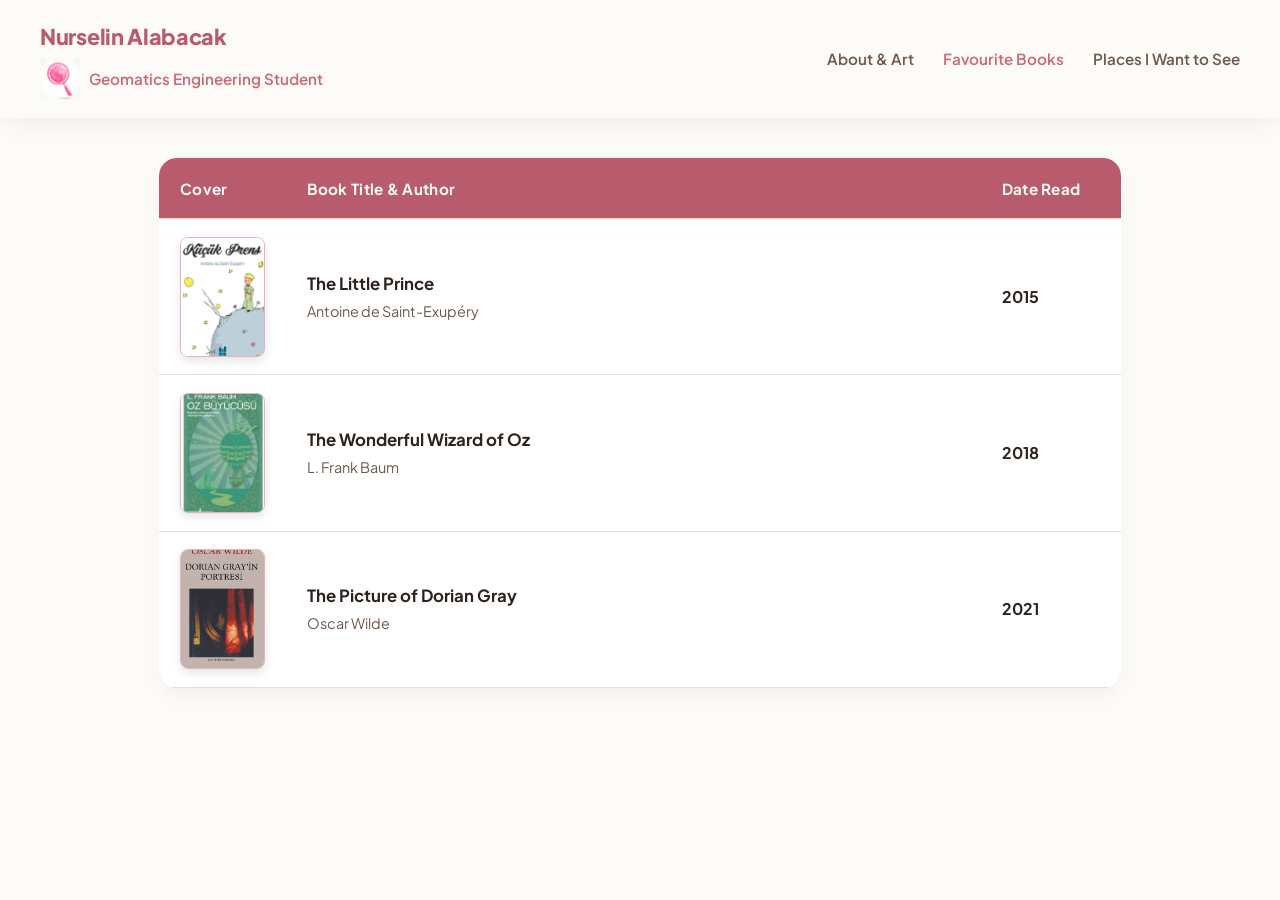
<file: books.html>
<!DOCTYPE html>
<html lang="en">
<head>
    <meta charset="UTF-8">
    <meta name="viewport" content="width=device-width, initial-scale=1.0">
    <title>Nurselin Alabacak - Favourite Books</title>
    <link rel="stylesheet" href="style.css">

    <style>
        /* Kitap kapak resim boyutu */
        table.custom-table img.book-cover {
            width: 85px !important;
            height: 120px !important;
            object-fit: cover;
            border-radius: 8px;
            box-shadow: 0 4px 8px rgba(0,0,0,0.1);
        }
    </style>
</head>
<body>

    <!-- Üst Menü -->
    <nav>
        <div class="brand">
            <div class="logo-name">Nurselin Alabacak</div>
            <div class="logo-subtitle">
                <img src="images/icon.png" alt="Icon" class="logo-icon">
                <span>Geomatics Engineering Student</span>
            </div>
        </div>
        <ul>
            <li><a href="index.html">About & Art</a></li>
            <li><a href="books.html" class="active">Favourite Books</a></li>
            <li><a href="maps.html">Places I Want to See</a></li>
        </ul>
    </nav>

    <div class="container">
        <!-- Favori Kitaplar Tablosu -->
        <section id="favouritebooks" style="margin-top: 2.5rem; margin-bottom: 3rem;">
            <table class="custom-table">
                <thead>
                    <tr>
                        <th style="width: 120px;">Cover</th>
                        <th>Book Title & Author</th>
                        <th style="width: 140px;">Date Read</th>
                    </tr>
                </thead>
                <tbody>
                    <!-- 1. Küçük Prens -->
                    <tr>
                        <td>
                            <img src="images/kucuk.png" alt="Küçük Prens" class="book-cover">
                        </td>
                        <td>
                            <strong style="font-size: 1.05rem;">The Little Prince</strong><br>
                            <span style="font-size: 0.9rem; color: var(--text-muted);">Antoine de Saint-Exupéry</span>
                        </td>
                        <td><strong>2015</strong></td>
                    </tr>

                    <!-- 2. Oz Büyücüsü -->
                    <tr>
                        <td>
                            <img src="images/oz.png" alt="Oz Büyücüsü" class="book-cover">
                        </td>
                        <td>
                            <strong style="font-size: 1.05rem;">The Wonderful Wizard of Oz</strong><br>
                            <span style="font-size: 0.9rem; color: var(--text-muted);">L. Frank Baum</span>
                        </td>
                        <td><strong>2018</strong></td>
                    </tr>

                    <!-- 3. Dorian Gray'in Portresi -->
                    <tr>
                        <td>
                            <img src="images/dorian.png" alt="Dorian Gray'in Portresi" class="book-cover">
                        </td>
                        <td>
                            <strong style="font-size: 1.05rem;">The Picture of Dorian Gray</strong><br>
                            <span style="font-size: 0.9rem; color: var(--text-muted);">Oscar Wilde</span>
                        </td>
                        <td><strong>2021</strong></td>
                    </tr>
                </tbody>
            </table>
        </section>
    </div>

</body>
</html>
</file>
<file: style.css>
/* Google Fonts - Yumuşak ve Modern Sans-Serif Font */
@import url('https://fonts.googleapis.com/css2?family=Plus+Jakarta+Sans:wght@400;500;600;700;800&display=swap');

:root {
    --bg-page: #FDFBF7;              
    --surface-card: #FFFFFF;         
    --surface-hover: #FFF5F7;        
    
    --text-primary: #2D221E;         /* Derin espresso kahvesi ana metin */
    --text-muted: #6C584C;           /* Yumuşak sütlü kahve alt metinler */
    
    --brand-pink: #C96877;           /* Zarif gül kurusu / pudra vurgusu */
    --brand-pink-dark: #B85B6C;      /* Başlık ve logo için koyu gül kurusu */
    --brand-pink-soft: #F9EBEA;      /* Rozet ve etiket arka planı */
    
    --coffee-dark: var(--brand-pink-dark); /* Tablo başlığı artık adınızın rengiyle aynı gül kurusu */
    --border-color: #EADCC9;         /* Latte tonlarında yumuşak ayraç çizgileri */
    --border-pink: #E8B4B8;          /* Harita ve görseller için ince gül kurusu kenarlık */
    
    --radius-soft: 18px;             /* Kartlar için yumuşak kıvrım */
    --radius-element: 10px;          /* Harita ve butonlar için kıvrım */
    
    /* Pembe-kahve süzülen sıcak gölge */
    --shadow-warm: 0 10px 25px -5px rgba(62, 39, 35, 0.05), 
                   0 8px 10px -6px rgba(201, 104, 119, 0.04);
}

/* --- 2. Sıfırlama ve Temel Stiller --- */
* {
    margin: 0;
    padding: 0;
    box-sizing: border-box;
    font-family: 'Plus Jakarta Sans', sans-serif;
}

body {
    background-color: var(--bg-page);
    color: var(--text-primary);
    line-height: 1.65;
}

/* --- 3. Navigasyon Menüsü --- */
nav {
    background: var(--bg-page);
    padding: 1.2rem 2.5rem;
    display: flex;
    justify-content: space-between;
    align-items: center;
    box-shadow: var(--shadow-warm);
    position: sticky;
    top: 0;
    z-index: 100;
}

.brand {
    display: flex;
    flex-direction: column;
}

.brand .logo-name {
    color: var(--brand-pink-dark);
    font-size: 1.35rem;
    font-weight: 800;
    letter-spacing: -0.3px;
}

.brand .logo-subtitle {
    color: var(--brand-pink);
    font-size: 0.95rem;
    font-weight: 600;
    display: flex;
    align-items: center;
    gap: 0.55rem;
    margin-top: 4px;
}

/* Pembe dünya ikonunun boyutu ve hizası */
.brand .logo-subtitle img,
.brand .logo-icon {
    width: 40px;
    height: 40px;
    object-fit: contain;
    display: inline-block;
}

nav ul {
    list-style: none;
    display: flex;
    gap: 1.8rem;
}

nav a {
    color: var(--text-muted);
    text-decoration: none;
    font-weight: 600;
    font-size: 0.95rem;
    transition: color 0.25s ease;
}

nav a:hover, nav a.active {
    color: var(--brand-pink);
}

/* --- 4. Sayfa İçi Kapsayıcı ve Tanıtım Kartı --- */
.container {
    max-width: 1000px;
    margin: 2.5rem auto;
    padding: 0 1.2rem;
}
.hero-box {
    background: #FDF2F4;
    border: 1px solid #F5D5DA;
    padding: 3rem 2.5rem;
    border-radius: var(--radius-soft);
    box-shadow: var(--shadow-warm);
    animation: fadeInSlideUp 1.2s ease-out forwards;
}

.hero-box h1 {
    font-size: 2.1rem;
    color: var(--text-primary);
    font-weight: 800;
    margin-bottom: 0.8rem;
    letter-spacing: -0.5px;
}

.hero-box p {
    color: var(--text-muted);
    font-size: 1.05rem;
}

@keyframes fadeInSlideUp {
    0% {
        opacity: 0;
        transform: translateY(25px);
    }
    100% {
        opacity: 1;
        transform: translateY(0);
    }
}

/* --- 5. Tablo Stili --- */
table.custom-table {
    width: 100%;
    border-collapse: collapse;
    background: var(--surface-card);
    border-radius: var(--radius-soft);
    overflow: hidden;
    box-shadow: var(--shadow-warm);
    margin-top: 2rem;
}

table.custom-table th, table.custom-table td {
    padding: 1.1rem 1.3rem;
    text-align: left;
    border-bottom: 1px solid var(--border-color);
}

table.custom-table th {
    background-color: var(--coffee-dark); /* Gül kurusu */
    color: #FDFBF7;
    font-weight: 700;
    font-size: 0.95rem;
    letter-spacing: 0.3px;
}

table.custom-table tr {
    transition: background-color 0.2s ease;
}

table.custom-table tr:hover {
    background-color: var(--surface-hover); /* Uçuk pembe ışıltı */
}

table.custom-table img {
    width: 60px;
    height: 85px;
    object-fit: cover;
    border-radius: 8px;
    border: 1px solid var(--border-pink);
    display: block;
}

/* --- 6. Harita Alanı ve CBS Başlığı --- */
.map-container {
    margin-top: 2.5rem;
    margin-bottom: 2.5rem;
    background: var(--surface-card);
    padding: 2rem;
    border-radius: var(--radius-soft);
    box-shadow: var(--shadow-warm);
}

.map-header {
    display: flex;
    justify-content: space-between;
    align-items: center;
    margin-bottom: 1.2rem;
}

.map-header h2 {
    color: var(--text-primary);
    font-size: 1.35rem;
    font-weight: 700;
}

.map-badge {
    background-color: var(--brand-pink-soft);
    color: var(--brand-pink-dark);
    font-size: 0.78rem;
    font-weight: 700;
    padding: 0.35rem 0.8rem;
    border-radius: 20px;
    letter-spacing: 0.3px;
}

#leafletMap, #openlayersMap {
    width: 100%;
    height: 440px;
    border-radius: var(--radius-element);
    border: 1.5px solid var(--border-pink); /* İnce gül kurusu çerçeve */
}

/* --- Art Things Galeri Stilleri --- */
.art-gallery {
    display: grid;
    grid-template-columns: repeat(auto-fit, minmax(220px, 1fr));
    gap: 1.5rem;
    margin-top: 1.5rem;
}

.art-card {
    background: #ffffff;
    border-radius: 12px;
    overflow: hidden;
    box-shadow: 0 4px 10px rgba(0,0,0,0.06);
    border: 1px solid var(--border-pink);
    transition: transform 0.25s ease, box-shadow 0.25s ease;
    text-align: center;
}

.art-card:hover {
    transform: translateY(-4px);
    box-shadow: 0 8px 18px rgba(184, 91, 108, 0.15);
}

.art-card img {
    width: 100%;
    height: 240px;
    object-fit: cover;
    display: block;
}

.art-card p {
    font-size: 0.9rem;
    color: var(--text-muted);
    padding: 0.7rem 0.4rem;
    font-weight: 600;
}
</file>
